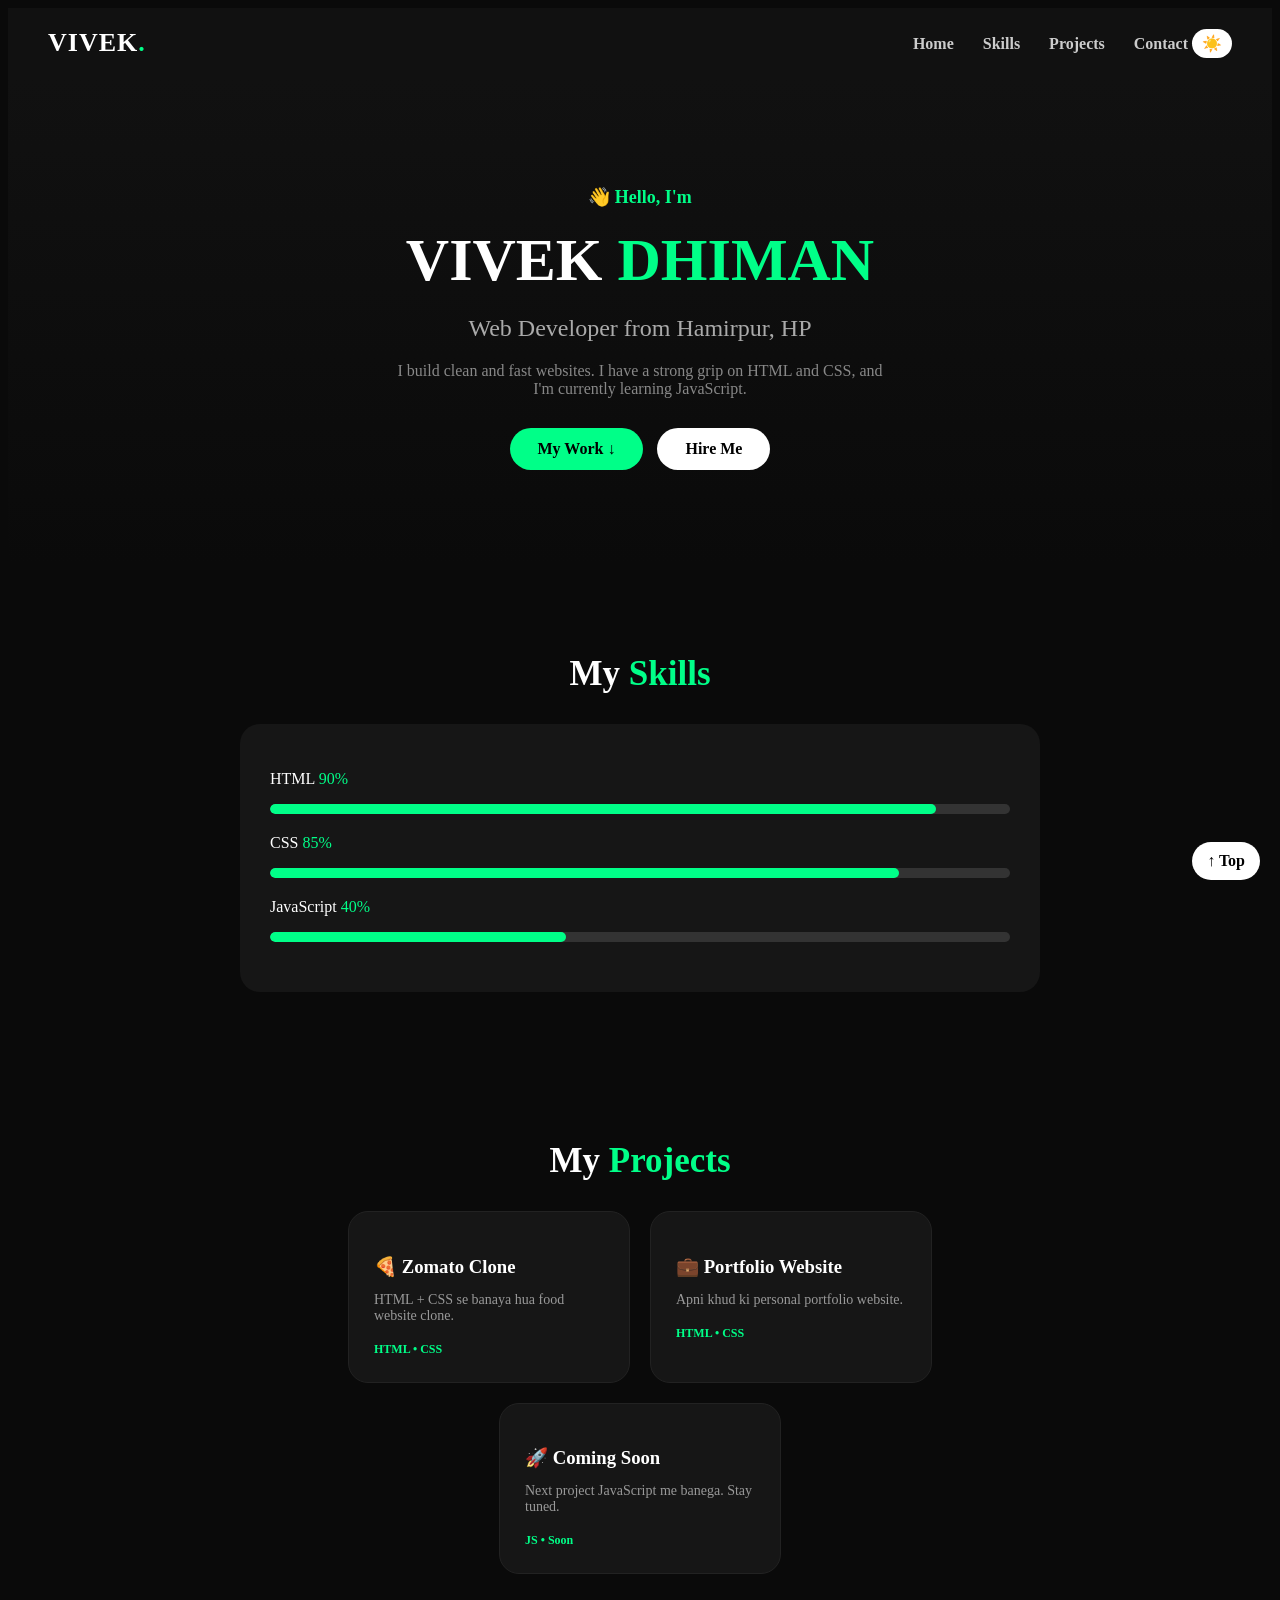
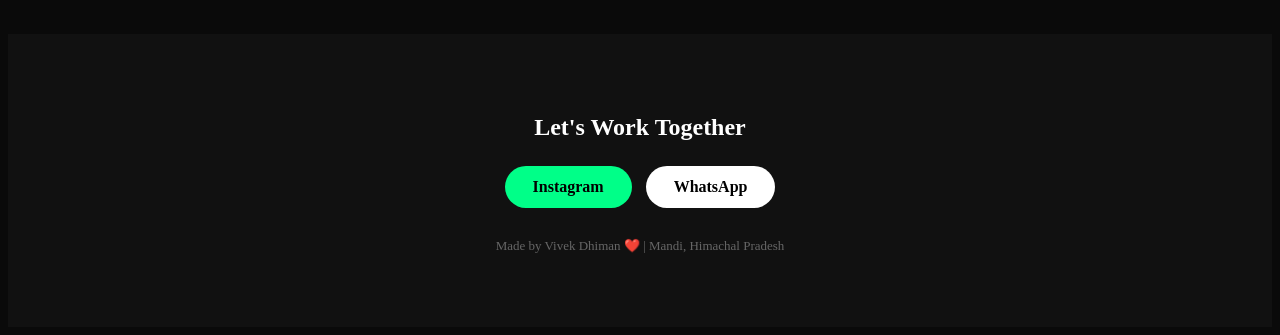
<file: index.html>
<!DOCTYPE html>
<html lang="en">
<head>
<meta charset="UTF-8">
<meta name="viewport" content="width=device-width, initial-scale=1.0">
<title>Vivek Dhiman | Web Developer</title>
<link rel="stylesheet" href="style.css">
</head>
<body>

<nav>
  <div class="logo">VIVEK<span>.</span></div>
  <div class="links">
    <a href="#home">Home</a>
    <a href="#skills">Skills</a>
    <a href="#projects">Projects</a>
    <a href="#contact">Contact</a>


    <button onclick="changeMode()" class="mode-btn">☀️</button>
  </div>
</nav>

<section id="home" class="hero">
  <p class="hi">👋 Hello, I'm</p>
  <h1>VIVEK <span>DHIMAN</span></h1>
  <h2>Web Developer from Hamirpur, HP</h2>
  <p class="desc">I build clean and fast websites. I have a strong grip on HTML and CSS, and I'm currently learning JavaScript.</p>
  <div class="btns">
    <a class="btn green" href="#projects">My Work ↓</a>
    <a class="btn white" href="https://wa.me/919882644536">Hire Me</a>
  </div>
</section>

<section id="skills" class="section">
  <h2>My <span>Skills</span></h2>
  <div class="skill-box">
    <p>HTML <span>90%</span></p>
    <div class="bar"><div class="fill html"></div></div>
    <p>CSS <span>85%</span></p>
    <div class="bar"><div class="fill css"></div></div>
    <p>JavaScript <span>40%</span></p>
    <div class="bar"><div class="fill js"></div></div>
  </div>
</section>

<section id="projects" class="section">
  <h2>My <span>Projects</span></h2>
  <div class="grid">
    <div class="card">
      <h3>🍕 Zomato Clone</h3>
      <p>HTML + CSS se banaya hua food website clone.</p>
      <span>HTML • CSS</span>
    </div>
    <div class="card">
      <h3>💼 Portfolio Website</h3>
      <p>Apni khud ki personal portfolio website.</p>
      <span>HTML • CSS</span>
    </div>
    <div class="card">
      <h3>🚀 Coming Soon</h3>
      <p>Next project JavaScript me banega. Stay tuned.</p>
      <span>JS • Soon</span>
    </div>
  </div>
</section>

<footer id="contact">
  <h2>Let's Work Together</h2>
  <a class="btn green" href="https://instagram.com/vivek_dhiman786">Instagram</a>
  <a class="btn white" href="https://wa.me/919882644536">WhatsApp</a>
  <p>Made by Vivek Dhiman ❤️ | Mandi, Himachal Pradesh</p>
</footer>
<a href="#" class="top-btn">↑ Top</a>
  <script>
function changeMode() {
    document.body.classList.toggle('light-mode');
}
</script>
</body>
</html>
</file>
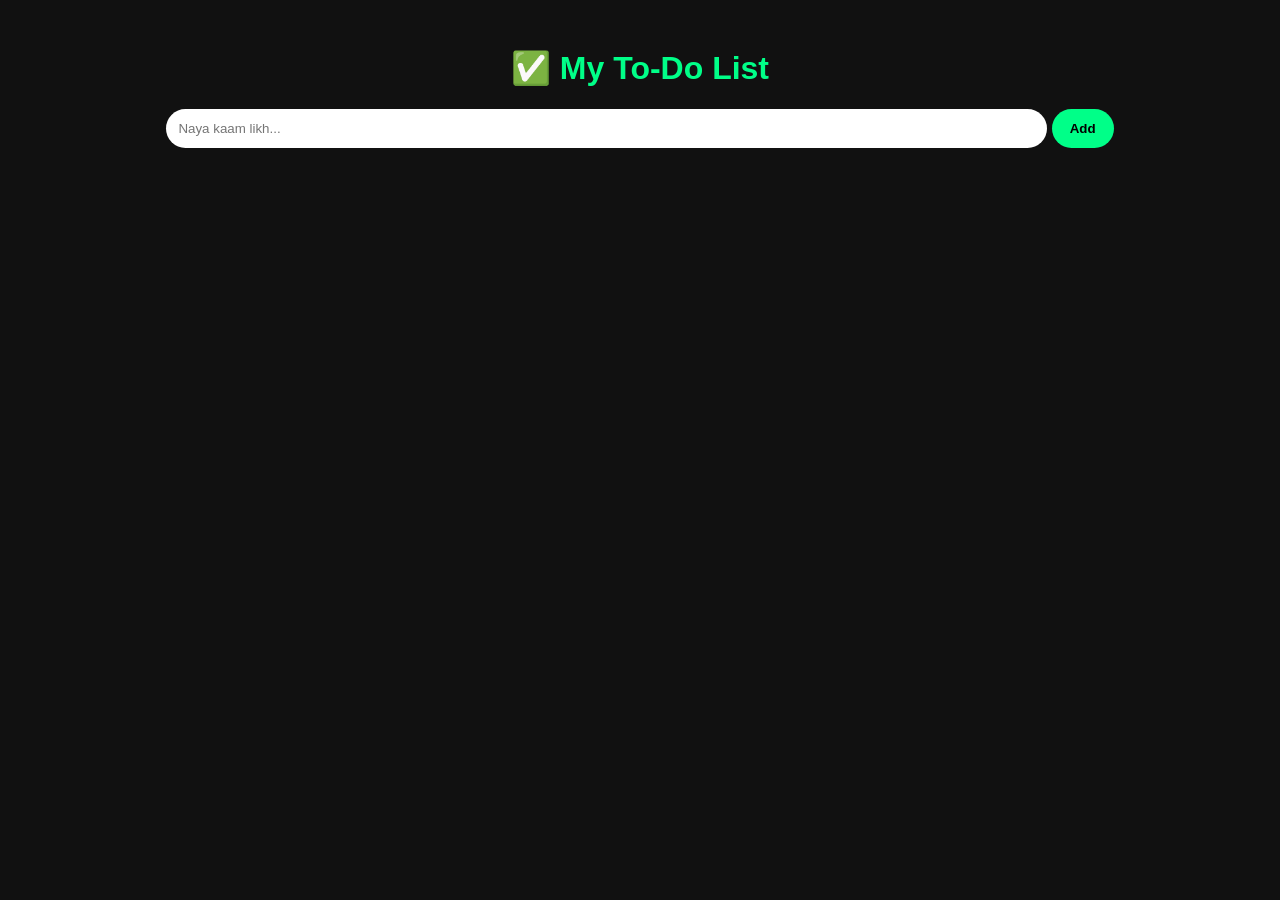
<file: todo.html>
<!DOCTYPE html>
<html>
<head>
<meta name="viewport" content="width=device-width, initial-scale=1.0">
<title>My To-Do List</title>
<style>
body{background:#111;color:white;font-family:sans-serif;text-align:center;padding:20px}
h1{color:#00ff88}
input{padding:12px;width:70%;border-radius:20px;border:none;outline:none}
button{padding:12px 18px;border:none;border-radius:20px;background:#00ff88;font-weight:bold}
ul{list-style:none;padding:0}
li{background:#222;padding:12px;margin:8px auto;border-radius:12px;max-width:400px;display:flex;justify-content:space-between}
li span{cursor:pointer}
.done{text-decoration:line-through;opacity:0.5}
</style>
</head>
<body>
<h1>✅ My To-Do List</h1>
<input id="task" placeholder="Naya kaam likh...">
<button onclick="add()">Add</button>
<ul id="list"></ul>
<script>
function add(){
  let t=document.getElementById('task').value;
  if(t=="") return;
  let li=document.createElement('li');
  li.innerHTML="<span onclick='this.classList.toggle(\"done\")'>"+t+"</span> <span onclick='this.parentElement.remove()'>❌</span>";
  document.getElementById('list').appendChild(li);
  document.getElementById('task').value="";
}
</script>
</body>
</html>
</file>
<file: style.css>
body{background:#0a0a0a;color:white}
span{color:#00ff88}
nav{display:flex;justify-content:space-between;align-items:center;padding:20px 40px;background:#111;position:sticky;top:0}
.logo{font-size:26px;font-weight:900;letter-spacing:1px}
.links a{color:#ccc;text-decoration:none;margin-left:25px;font-weight:600}
.links a:hover{color:#00ff88}
.hero{text-align:center;padding:90px 20px;background:linear-gradient(180deg,#111,#0a0a0a)} 
.hi{color:#00ff88;font-weight:700;font-size:18px}
.hero h1{font-size:60px;margin:10px 0}
.hero h2{color:#aaa;font-weight:400}
.desc{color:#888;max-width:500px;margin:20px auto}
.btns{margin-top:25px}
.btn{display:inline-block;padding:12px 28px;border-radius:30px;text-decoration:none;font-weight:700;margin:5px}
.green{background:#00ff88;color:black}
.white{background:white;color:black}
.section{padding:60px 20px;max-width:800px;margin:auto;text-align:center}
.section h2{font-size:35px;margin-bottom:30px}
.skill-box{text-align:left;background:#161616;padding:30px;border-radius:20px}
.bar{background:#333;height:10px;border-radius:10px;margin:8px 0 20px;overflow:hidden}
.fill{height:100%;background:#00ff88;border-radius:10px}
.html{width:90%} .css{width:85%} .js{width:40%}
.grid{display:flex;gap:20px;flex-wrap:wrap;justify-content:center}
.card{background:#161616;padding:25px;border-radius:20px;width:230px;text-align:left;border:1px solid #222;transition:0.3s}
.card:hover{transform:translateY(-8px);border-color:#00ff88}
.card h3{margin-bottom:10px}
.card p{color:#999;font-size:14px;margin-bottom:15px}
.card span{font-size:12px;color:#00ff88;font-weight:700} 
footer{text-align:center;padding:60px 20px;background:#111}
footer h2{margin-bottom:20px}
footer p{margin-top:25px;color:#666;font-size:13px}


/* Animation */
.hero h1 {
    animation: fadeUp 1s ease;
}

@keyframes fadeUp {
    from { opacity: 0; transform: translateY(20px); }
    to { opacity: 1; transform: translateY(0); }
}

.fill {
    animation: fillBar 1.5s ease forwards;
}

@keyframes fillBar {
    from { width: 0; }
}

/* Hover Animation */
.skill-box, .card {
    transition: transform 0.3s ease;
}

.skill-box:hover, .card:hover {
    transform: translateY(-10px);
}

.top-btn {
    position: fixed;
    bottom: 20px;
    right: 20px;
    background: white;
    color: black;
    padding: 10px 15px;
    border-radius: 50px;
    text-decoration: none;
    font-weight: bold;
}
.mode-btn {
    background: white;
    border: none;
    padding: 5px 10px;
    border-radius: 50px;
    cursor: pointer;
    font-size: 16px;
}

body.light-mode {
    background: white;
    color: black;
}

body.light-mode .card,
body.light-mode .skill-box {
    background: #f0f0f0;
    color: black;
}
body.light-mode {
    background: white !important;
}

body.light-mode .hero,
body.light-mode nav,
body.light-mode section,
body.light-mode footer {
    background: white !important;
    background-image: none !important;
}

body.light-mode h1,
body.light-mode h2,
body.light-mode h3,
body.light-mode p,
body.light-mode a {
    color: black !important;
}
body.light-mode {
    background: white !important;
}

body.light-mode .hero,
body.light-mode nav,
body.light-mode section,
body.light-mode footer {
    background: white !important;
    background-image: none !important;
}

body.light-mode h1,
body.light-mode h2,
body.light-mode h3,
body.light-mode p,
body.light-mode a {
    color: black !important;
}
/* Mobile Responsive Fix */
@media (max-width: 768px) {
    * {
    box-sizing: border-box;
  }
  body {
    overflow-x: hidden;
  }
  nav, header, .navbar {
    flex-direction: column !important;
    text-align: center;
  }
  h1 {
    font-size: 28px !important;
    line-height: 1.3;
  }
  h2 {
    font-size: 22px !important;
  }
  img {
    max-width: 100% !important;
    height: auto !important;
  }
  .container, section, div {
    padding-left: 12px !important;
    padding-right: 12px !important;
  }
}
/* Nav Pakka Fix */
@media (max-width: 768px) {
  header, .navbar, .nav, .nav-links, ul {
    display: flex !important;
    flex-wrap: wrap !important;
    justify-content: center !important;
    align-items: center !important;
    gap: 10px 18px !important;
    text-align: center !important;
    width: 100% !important;
  }
  .logo, .nav-logo {
    width: 100% !important;
    text-align: center !important;
    margin-bottom: 5px !important;
  }
}
</file>
